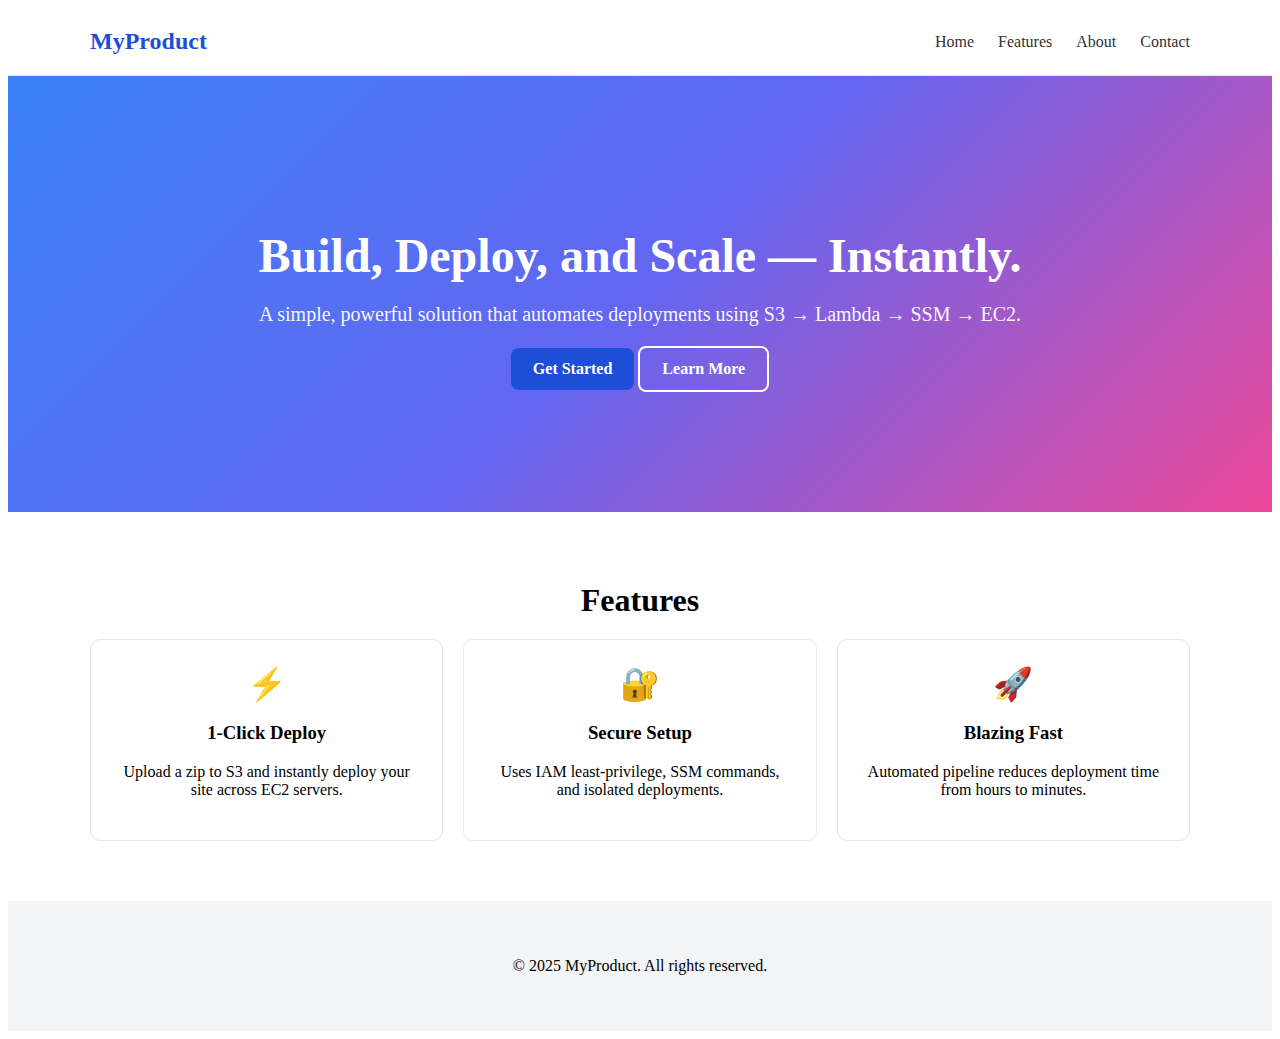
<file: Project-7-AWS-Lambda/website/index.html>
<!-- 🎨 SaaS Landing Page – BRIGHT & COLORFUL THEME -->
<!-- index.html -->
<!DOCTYPE html>
<html lang="en">
<head>
  <meta charset="utf-8" />
  <meta name="viewport" content="width=device-width, initial-scale=1" />
  <title>MyProduct – Build & Deploy Faster</title>
  <link rel="stylesheet" href="styles.css" />
</head>
<body>

  <header class="navbar">
    <div class="container nav-content">
      <div class="logo">MyProduct</div>
      <nav>
        <a href="index.html">Home</a>
        <a href="#features">Features</a>
        <a href="about.html">About</a>
        <a href="contact.html">Contact</a>
      </nav>
    </div>
  </header>

  <section class="hero bright-gradient">
    <div class="container hero-inner">
      <h1>Build, Deploy, and Scale — Instantly.</h1>
      <p class="subtitle">A simple, powerful solution that automates deployments using S3 → Lambda → SSM → EC2.</p>
      <div class="cta-row">
        <a href="#features" class="btn primary">Get Started</a>
        <a href="about.html" class="btn outline">Learn More</a>
      </div>
    </div>
  </section>

  <section id="features" class="container feature-section">
    <h2 class="section-title">Features</h2>
    <div class="grid-3">
      <div class="card feature-card">
        <div class="icon">⚡</div>
        <h3>1-Click Deploy</h3>
        <p>Upload a zip to S3 and instantly deploy your site across EC2 servers.</p>
      </div>
      <div class="card feature-card">
        <div class="icon">🔐</div>
        <h3>Secure Setup</h3>
        <p>Uses IAM least-privilege, SSM commands, and isolated deployments.</p>
      </div>
      <div class="card feature-card">
        <div class="icon">🚀</div>
        <h3>Blazing Fast</h3>
        <p>Automated pipeline reduces deployment time from hours to minutes.</p>
      </div>
    </div>
  </section>

  <footer class="footer">
    <div class="container footer-content">
      <p>© 2025 MyProduct. All rights reserved.</p>
    </div>
  </footer>

  <script src="script.js"></script>
</body>
</html>
</file>
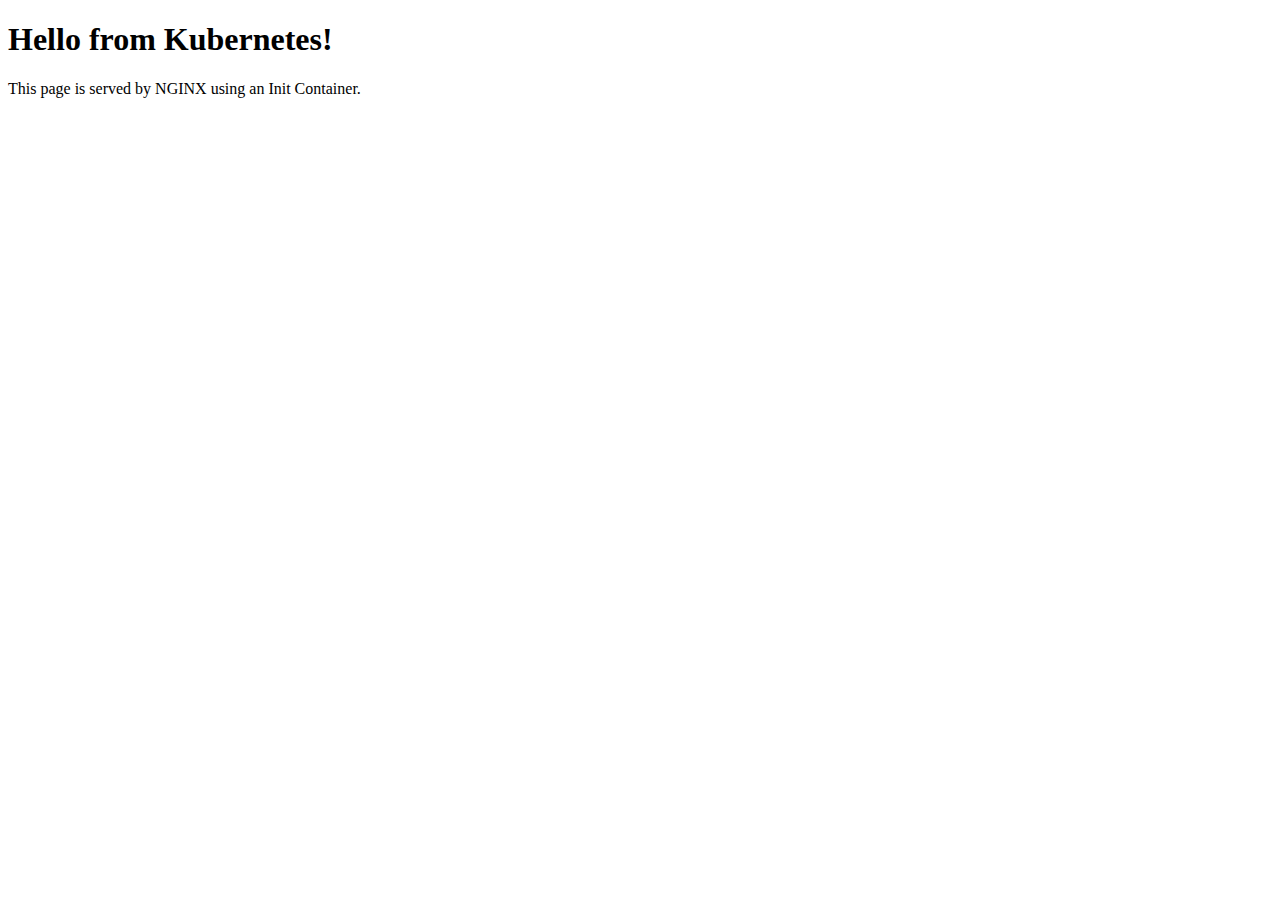
<file: Q-Tasks/k8s-initContainers/index.html>
<!DOCTYPE html>
<html lang="en">
<head>
    <meta charset="UTF-8">
    <title>Welcome</title>
</head>
<body>
    <h1>Hello from Kubernetes!</h1>
    <p>This page is served by NGINX using an Init Container.</p>
</body>
</html>
</file>
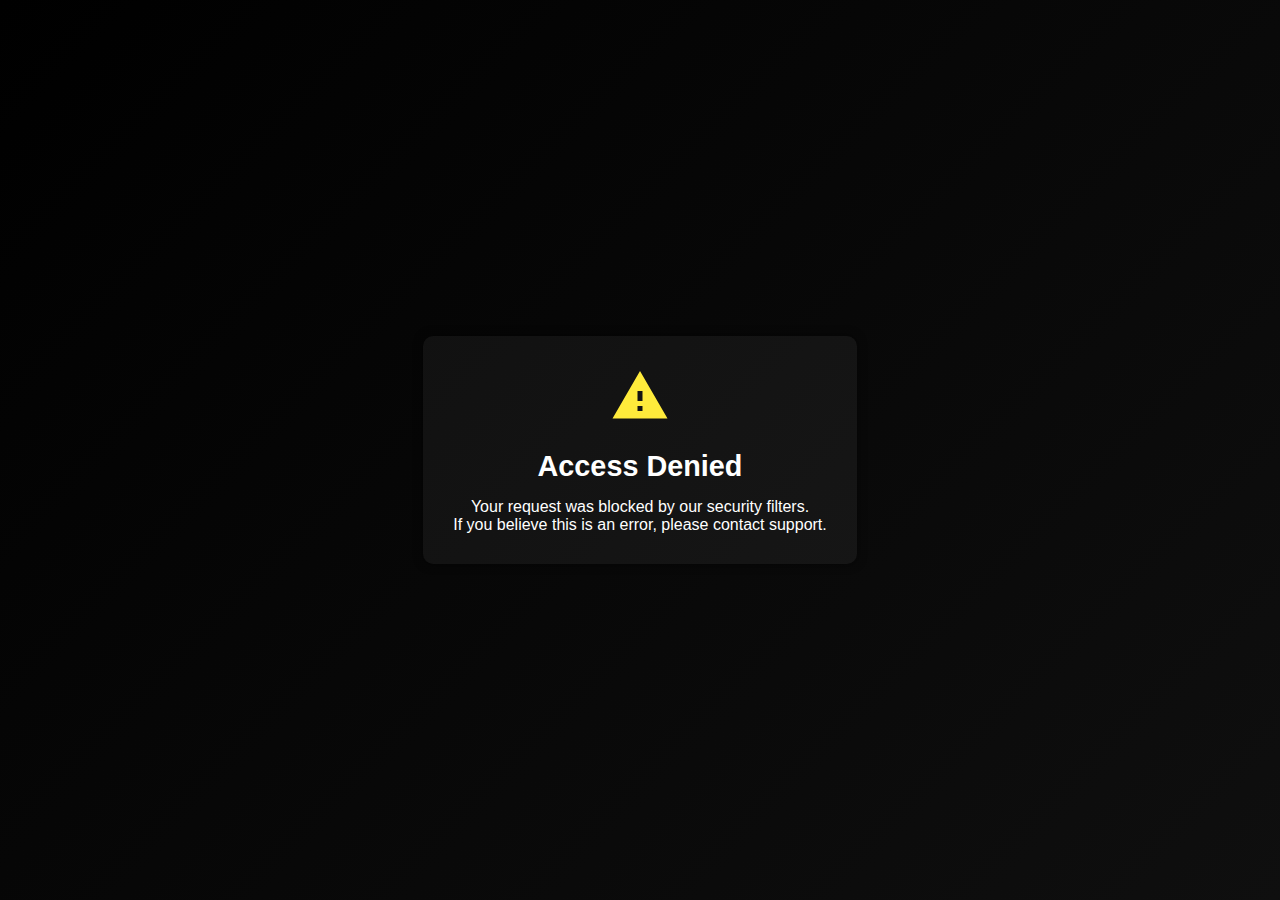
<file: Project-1-AWS-full-stack-java-project-deployment/code/access-denied.html>
<!DOCTYPE html>
<html lang="en">
<head>
    <meta charset="UTF-8" />
    <meta name="viewport" content="width=device-width, initial-scale=1.0">
    <title>Access Denied</title>
    <style>
        body {
            margin: 0;
            padding: 0;
            background: linear-gradient(135deg, #000, #0f0f0f);
            font-family: sans-serif;
            color: #fff;
            display: flex;
            justify-content: center;
            align-items: center;
            height: 100vh;
            text-align: center;
        }
        .container {
            background: rgba(255,255,255,0.05);
            padding: 30px;
            border-radius: 10px;
            max-width: 500px;
            box-shadow: 0 0 10px rgba(0,0,0,0.5);
        }
        svg {
            width: 60px;
            height: 60px;
            fill: #ffeb3b;
            margin-bottom: 20px;
        }
        h1 {
            margin: 0 0 15px;
            font-size: 1.8em;
        }
        p {
            font-size: 1em;
            margin: 0;
        }
    </style>
</head>
<body>
<div class="container">
    <svg xmlns="http://www.w3.org/2000/svg" viewBox="0 0 24 24">
        <path d="M1 21h22L12 2 1 21zm12-3h-2v-2h2v2zm0-4h-2v-4h2v4z"/>
    </svg>
    <h1>Access Denied</h1>
    <p>Your request was blocked by our security filters.<br>If you believe this is an error, please contact support.</p>
</div>
</body>
</html>
</file>
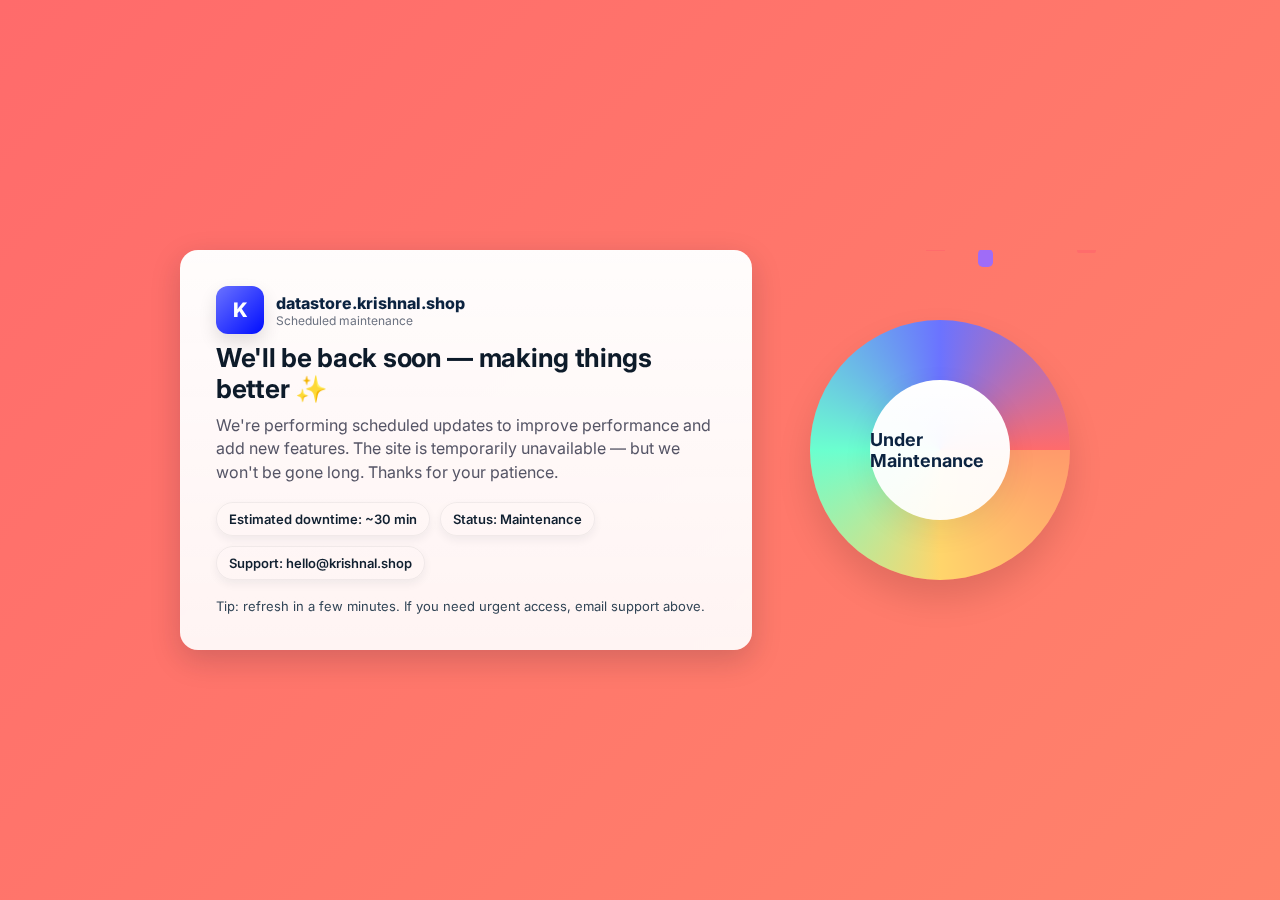
<file: Project-1-AWS-full-stack-java-project-deployment/code/site-under-maintenance.html>
<!doctype html>
<html lang="en">
<head>
<meta charset="utf-8" />
<meta name="viewport" content="width=device-width,initial-scale=1" />
<title>Site Under Maintenance</title>

<!-- Google font (optional) -->
<link href="https://fonts.googleapis.com/css2?family=Inter:wght@400;600;800&display=swap" rel="stylesheet">

<style>
  :root{
    --bg1: #ff6b6b;
    --bg2: #ff9a6b;
    --bg3: #ffd56b;
    --card: rgba(255,255,255,0.92);
    --muted: #556;
  }

  html,body{
    height:100%;
    margin:0;
    font-family: 'Inter', system-ui, -apple-system, "Segoe UI", Roboto, "Helvetica Neue", Arial;
    -webkit-font-smoothing:antialiased;
    -moz-osx-font-smoothing:grayscale;
    background: linear-gradient(135deg, var(--bg1), var(--bg2), var(--bg3));
    background-size: 400% 400%;
    animation: bgShift 14s ease-in-out infinite;
    display:flex;
    align-items:center;
    justify-content:center;
  }

  @keyframes bgShift {
    0%{background-position:0% 50%;}
    50%{background-position:100% 50%;}
    100%{background-position:0% 50%;}
  }

  .wrap{
    width:min(920px,94%);
    display:grid;
    grid-template-columns: 1fr 320px;
    gap:28px;
    align-items:center;
    position:relative;
  }

  .card{
    background: linear-gradient(180deg, rgba(255,255,255,0.98), var(--card));
    padding:36px;
    border-radius:18px;
    box-shadow: 0 10px 30px rgba(17,24,39,0.18);
    backdrop-filter: blur(6px);
  }

  .logo {
    display:flex;
    align-items:center;
    gap:12px;
    margin-bottom:8px;
  }

  .dot {
    width:48px;
    height:48px;
    border-radius:12px;
    display:inline-grid;
    place-items:center;
    font-weight:800;
    color:#fff;
    font-size:20px;
    box-shadow: 0 8px 18px rgba(0,0,0,0.12);
    background: linear-gradient(135deg, #6b73ff, #000dff);
  }

  h1{
    margin:6px 0 10px 0;
    font-size:26px;
    letter-spacing:-0.3px;
    color: #0d1b2a;
  }

  p.lead{
    margin:0 0 18px 0;
    color:var(--muted);
    line-height:1.45;
  }

  .badges{
    display:flex;
    gap:10px;
    flex-wrap:wrap;
    margin-top:14px;
  }

  .badge{
    background:transparent;
    border:1px solid rgba(13,27,42,0.06);
    padding:8px 12px;
    border-radius:999px;
    font-weight:600;
    font-size:13px;
    color:#102030;
    box-shadow: 0 4px 10px rgba(16,32,48,0.06);
  }

  .right{
    display:flex;
    flex-direction:column;
    gap:12px;
    align-items:center;
    justify-content:center;
  }

  .sunburst{
    width:260px;
    height:260px;
    border-radius:50%;
    display:grid;
    place-items:center;
    background: conic-gradient(from 90deg, #ff9a6b, #ffd56b, #6bffcf, #6b73ff, #ff6b6b);
    box-shadow: 0 18px 35px rgba(0,0,0,0.12);
    animation: rotate 8s linear infinite;
    position:relative;
  }

  @keyframes rotate { to { transform: rotate(360deg); } }

  .sunburst .inner{
    width:140px;
    height:140px;
    border-radius:50%;
    background:linear-gradient(180deg,#fff,rgba(255,255,255,0.92));
    display:grid;
    place-items:center;
    font-size:18px;
    font-weight:700;
    color:#0b2340;
    box-shadow: 0 10px 30px rgba(11,35,64,0.08);
  }

  /* Floating confetti */
  .confetti{
    position:absolute;
    inset:0;
    pointer-events:none;
    overflow:hidden;
    z-index:0;
  }

  .confetti span{
    position:absolute;
    display:block;
    width:10px;
    height:14px;
    opacity:0.95;
    transform-origin:center;
    border-radius:2px;
    animation: fall linear infinite;
  }

  @keyframes fall {
    0%{transform: translateY(-10vh) rotate(0) scale(1); opacity:0}
    10%{opacity:1}
    100%{transform: translateY(120vh) rotate(720deg) scale(.9); opacity:0.9}
  }

  footer.note{
    margin-top:18px;
    font-size:13px;
    color:#314556;
  }

  /* Responsive */
  @media (max-width:820px){
    .wrap{ grid-template-columns: 1fr; gap:18px; }
    .right{ order:-1; }
    .sunburst{ width:200px; height:200px; }
  }
</style>
</head>
<body>
  <div class="wrap" role="main" aria-labelledby="maintitle">
    <div class="card" aria-hidden="false">
      <div class="logo" aria-hidden="true">
        <div class="dot">K</div>
        <div>
          <div style="font-weight:800; color:#0b2340;">datastore.krishnal.shop</div>
          <div style="font-size:12px; color:#6b7280;">Scheduled maintenance</div>
        </div>
      </div>

      <h1 id="maintitle">We'll be back soon — making things better ✨</h1>
      <p class="lead">
        We're performing scheduled updates to improve performance and add new features.
        The site is temporarily unavailable — but we won't be gone long. Thanks for your patience.
      </p>

      <div class="badges" role="list">
        <div class="badge" role="listitem">Estimated downtime: ~30 min</div>
        <div class="badge" role="listitem">Status: Maintenance</div>
        <div class="badge" role="listitem">Support: hello@krishnal.shop</div>
      </div>

      <footer class="note" aria-hidden="false">
        Tip: refresh in a few minutes. If you need urgent access, email support above.
      </footer>
    </div>

    <div class="right" aria-hidden="true">
      <figure class="sunburst" aria-hidden="true" title="Maintenance">
        <div class="inner">Under Maintenance</div>
      </figure>
    </div>

    <!-- Decorative confetti -->
    <div class="confetti" aria-hidden="true" id="confetti">
      <!-- JS will fill this -->
    </div>
  </div>

<script>
  // Create lightweight confetti animation (pure JS so single file)
  (function createConfetti(){
    const parent = document.getElementById('confetti');
    const colors = ['#FF6B6B','#FF9A6B','#FFD56B','#6BFFCF','#6B73FF','#9A6BFF'];
    const count = 18;
    for(let i=0;i<count;i++){
      const s = document.createElement('span');
      const left = Math.random()*100;
      const delay = Math.random()*6;
      const duration = 6 + Math.random()*6;
      const size = 8 + Math.random()*14;
      s.style.left = left + '%';
      s.style.top = (Math.random()*-20)+'vh';
      s.style.width = size + 'px';
      s.style.height = (size + Math.random()*6) + 'px';
      s.style.background = colors[Math.floor(Math.random()*colors.length)];
      s.style.borderRadius = (Math.random()*6) + 'px';
      s.style.opacity = 0.95;
      s.style.animationDuration = duration+'s';
      s.style.animationDelay = delay+'s';
      parent.appendChild(s);
    }
  })();
</script>
</body>
</html>
</file>
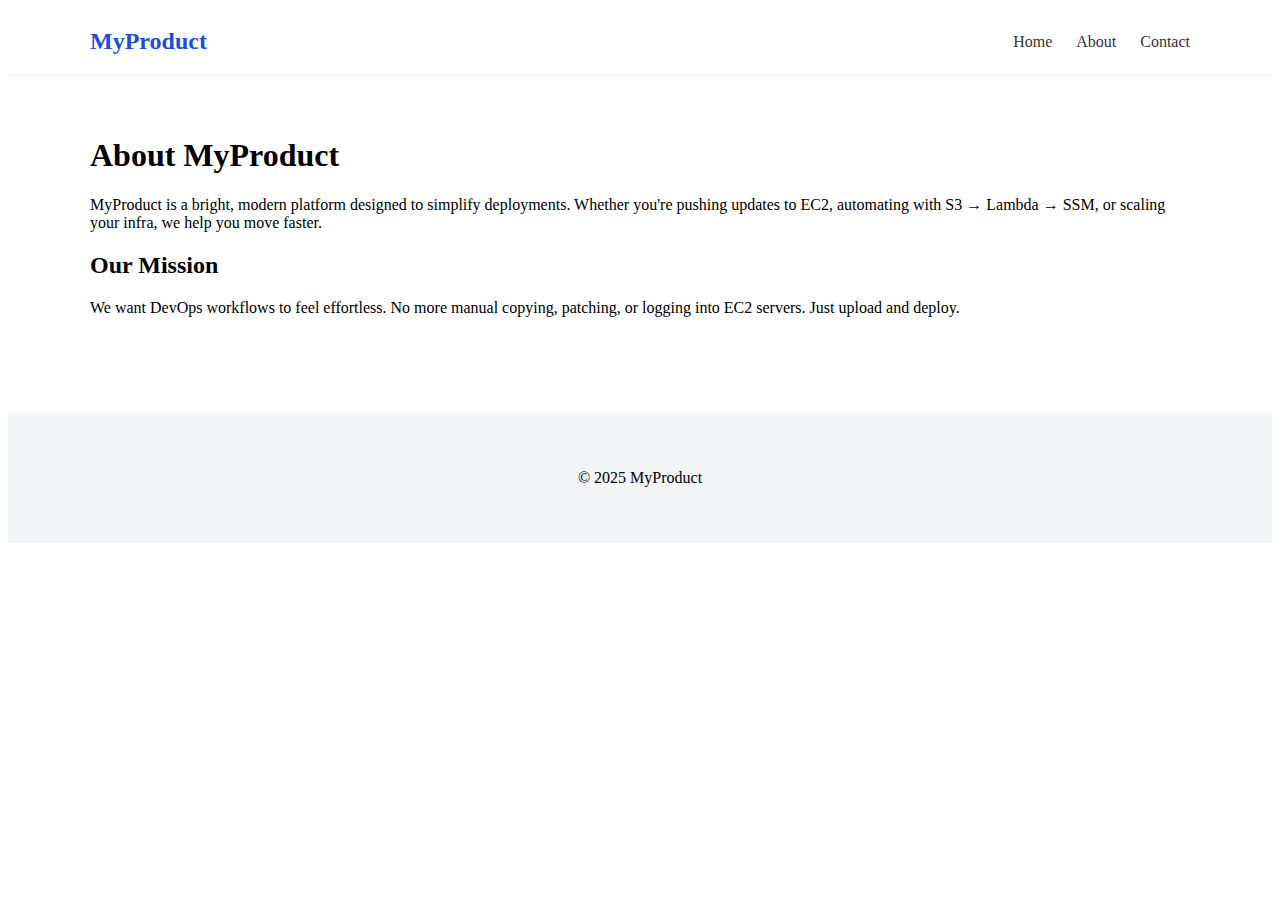
<file: Project-7-AWS-Lambda/website/about.html>
<!-- about.html -->
<!DOCTYPE html>
<html lang="en">
<head>
  <meta charset="utf-8" />
  <meta name="viewport" content="width=device-width, initial-scale=1" />
  <title>About – MyProduct</title>
  <link rel="stylesheet" href="styles.css" />
</head>
<body>
  <header class="navbar">
    <div class="container nav-content">
      <div class="logo">MyProduct</div>
      <nav>
        <a href="index.html">Home</a>
        <a href="about.html">About</a>
        <a href="contact.html">Contact</a>
      </nav>
    </div>
  </header>

  <section class="container page-section">
    <h1>About MyProduct</h1>
    <p>MyProduct is a bright, modern platform designed to simplify deployments. Whether you're pushing updates to EC2, automating with S3 → Lambda → SSM, or scaling your infra, we help you move faster.</p>

    <h2>Our Mission</h2>
    <p>We want DevOps workflows to feel effortless. No more manual copying, patching, or logging into EC2 servers. Just upload and deploy.</p>
  </section>

  <footer class="footer">
    <div class="container footer-content">
      <p>© 2025 MyProduct</p>
    </div>
  </footer>
</body>
</html>
</file>
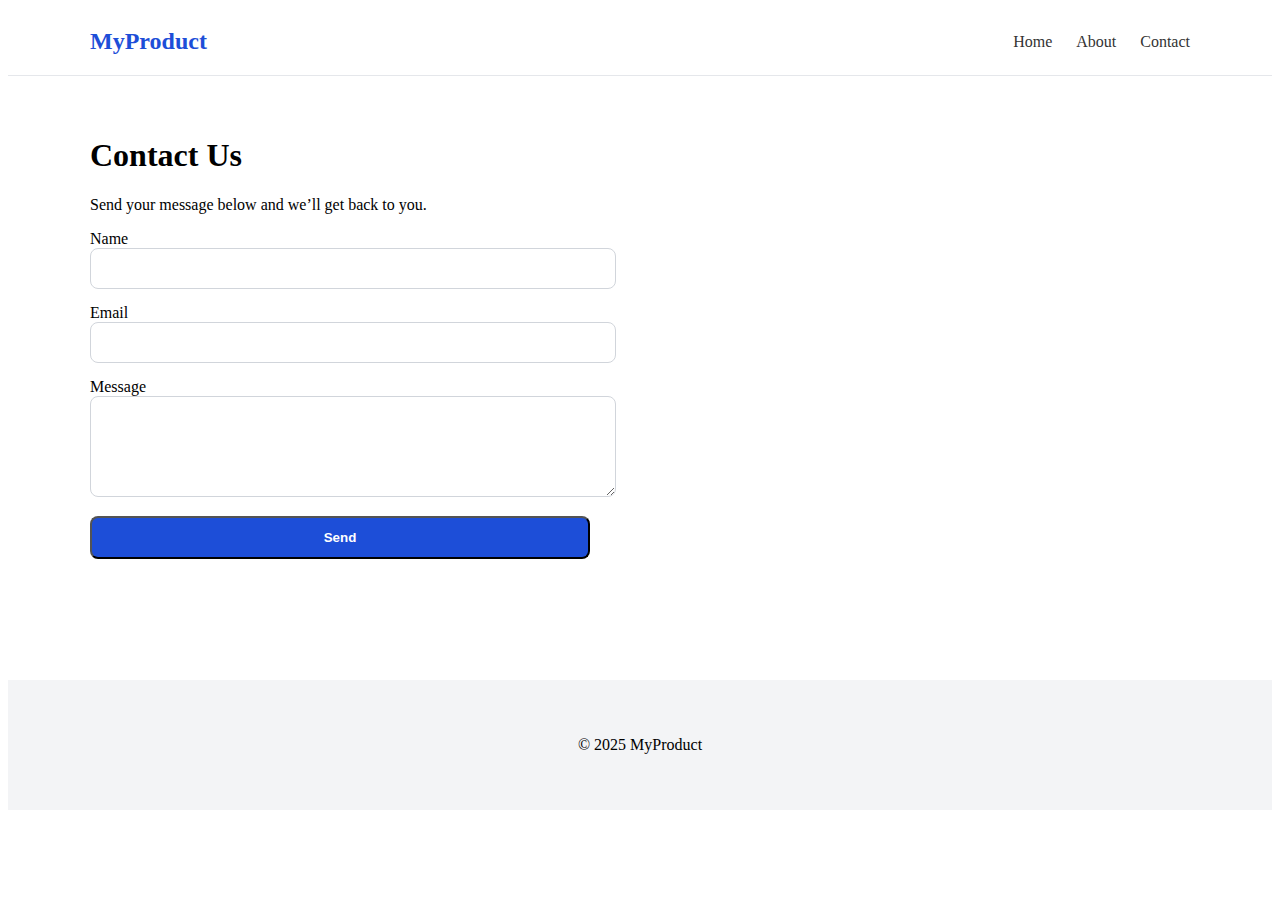
<file: Project-7-AWS-Lambda/website/contact.html>
<!-- contact.html -->
<!DOCTYPE html>
<html lang="en">
<head>
  <meta charset="utf-8" />
  <meta name="viewport" content="width=device-width, initial-scale=1" />
  <title>Contact – MyProduct</title>
  <link rel="stylesheet" href="styles.css" />
</head>
<body>
  <header class="navbar">
    <div class="container nav-content">
      <div class="logo">MyProduct</div>
      <nav>
        <a href="index.html">Home</a>
        <a href="about.html">About</a>
        <a href="contact.html">Contact</a>
      </nav>
    </div>
  </header>

  <section class="container page-section contact-section">
    <h1>Contact Us</h1>
    <p>Send your message below and we’ll get back to you.</p>

    <form class="contact-form" onsubmit="return handleSubmit(event)">
      <label>Name<br><input type="text" required></label>
      <label>Email<br><input type="email" required></label>
      <label>Message<br><textarea rows="5" required></textarea></label>
      <button class="btn primary">Send</button>
      <p id="formStatus"></p>
    </form>
  </section>

  <footer class="footer">
    <div class="container footer-content">
      <p>© 2025 MyProduct</p>
    </div>
  </footer>
</body>
</html>
</file>
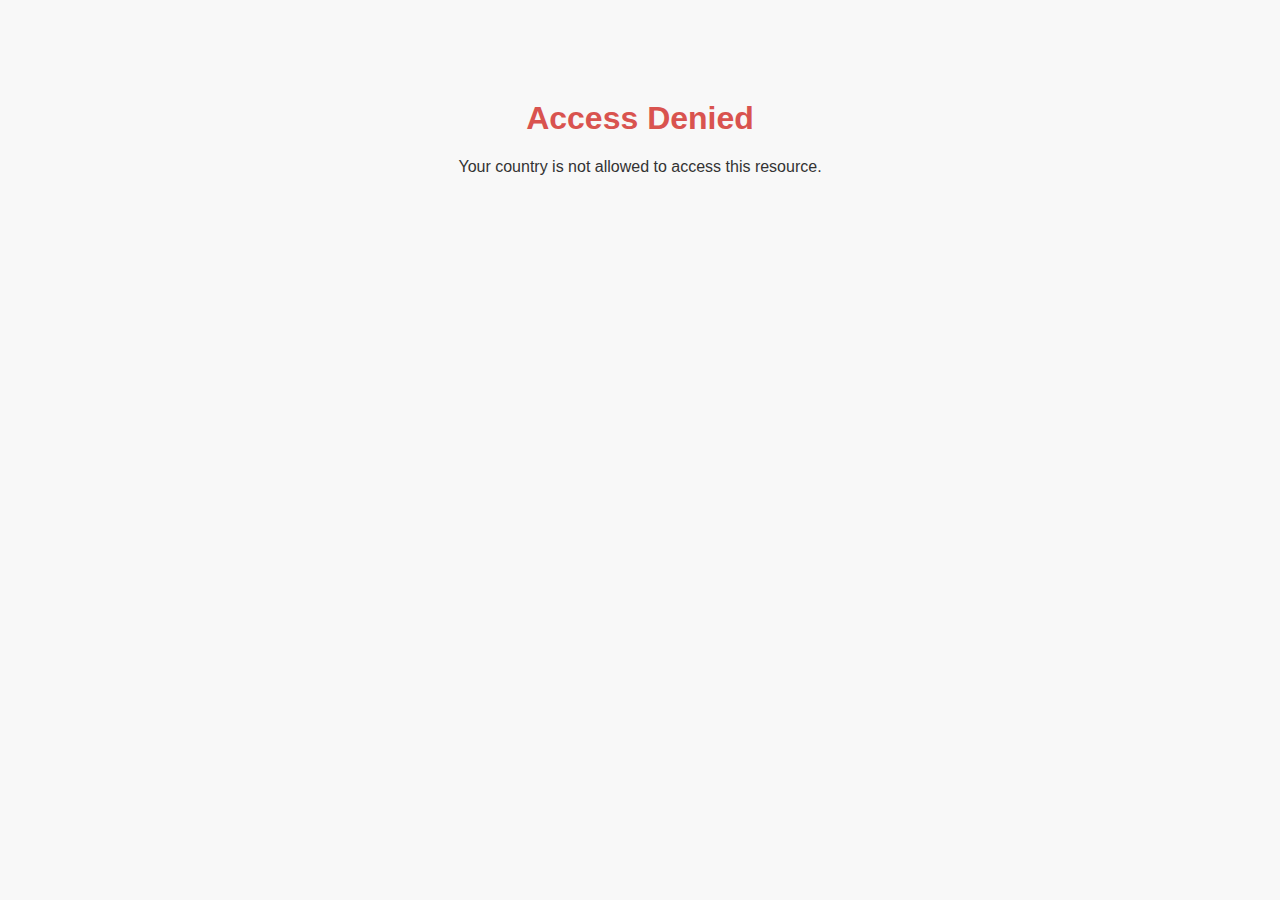
<file: Project-2-Terraform-full-stack-java-project-deployment/stack-2(tfsp-infra)/localmodules/waf/files/blocked.html>
<!DOCTYPE html>
<html lang="en">
  <head>
    <meta charset="UTF-8" />
    <meta name="viewport" content="width=device-width, initial-scale=1.0" />
    <title>Access Denied</title>
    <style>
      body {
        font-family: Arial, sans-serif;
        background-color: #f8f8f8;
        color: #333;
        text-align: center;
        margin-top: 100px;
      }
      h1 {
        color: #d9534f;
      }
    </style>
  </head>
  <body>
    <h1>Access Denied</h1>
    <p>Your country is not allowed to access this resource.</p>
  </body>
</html>
</file>
<file: Project-7-AWS-Lambda/website/styles.css>
<style>
/* ====== GLOBAL ====== */
body {
  margin: 0;
  font-family: "Segoe UI", sans-serif;
  background: #ffffff;
  color: #333;
}
.container { max-width: 1100px; margin: auto; padding: 20px; }

/* ====== NAVBAR ====== */
.navbar {
  background: #ffffff;
  border-bottom: 1px solid #e5e7eb;
  position: sticky;
  top: 0;
  z-index: 100;
}
.nav-content { display: flex; justify-content: space-between; align-items: center; }
.logo { font-size: 24px; font-weight: 700; color: #1d4ed8; }
nav a { margin-left: 20px; color: #333; text-decoration: none; font-weight: 500; }
nav a:hover { color: #1d4ed8; }

/* ====== HERO ====== */
.bright-gradient {
  background: linear-gradient(135deg, #3b82f6, #6366f1, #ec4899);
  padding: 100px 20px;
  color: white;
  text-align: center;
}
.hero-inner h1 { font-size: 48px; font-weight: 700; margin-bottom: 10px; }
.subtitle { font-size: 20px; opacity: 0.95; }
.cta-row { margin-top: 20px; }

/* ===== BUTTONS ===== */
.btn {
  padding: 12px 22px;
  border-radius: 8px;
  text-decoration: none;
  font-weight: 600;
  display: inline-block;
}
.btn.primary { background: #1d4ed8; color: white; }
.btn.outline { border: 2px solid white; color: white; }
.btn.primary:hover { background: #2563eb; }
.btn.outline:hover { background: rgba(255,255,255,0.2); }

/* ===== FEATURES ===== */
.section-title { text-align: center; font-size: 32px; margin: 50px 0 20px; }
.grid-3 { display: grid; grid-template-columns: repeat(auto-fit, minmax(250px, 1fr)); gap: 20px; }
.feature-card {
  background: #ffffff;
  border: 1px solid #e5e7eb;
  border-radius: 10px;
  padding: 25px;
  text-align: center;
}
.feature-card .icon { font-size: 32px; margin-bottom: 10px; }

/* ===== GENERIC PAGES ===== */
.page-section { padding: 40px 0; }

/* ===== CONTACT FORM ===== */
.contact-form { display: flex; flex-direction: column; gap: 15px; max-width: 500px; }
.contact-form input, .contact-form textarea {
  width: 100%; padding: 12px; border-radius: 8px; border: 1px solid #d1d5db;
}
.btn.primary { cursor: pointer; }
#formStatus { margin-top: 10px; font-weight: 600; }

/* ===== FOOTER ===== */
.footer {
  background: #f3f4f6;
  padding: 20px;
  text-align: center;
  margin-top: 40px;
}
</style>
</file>
